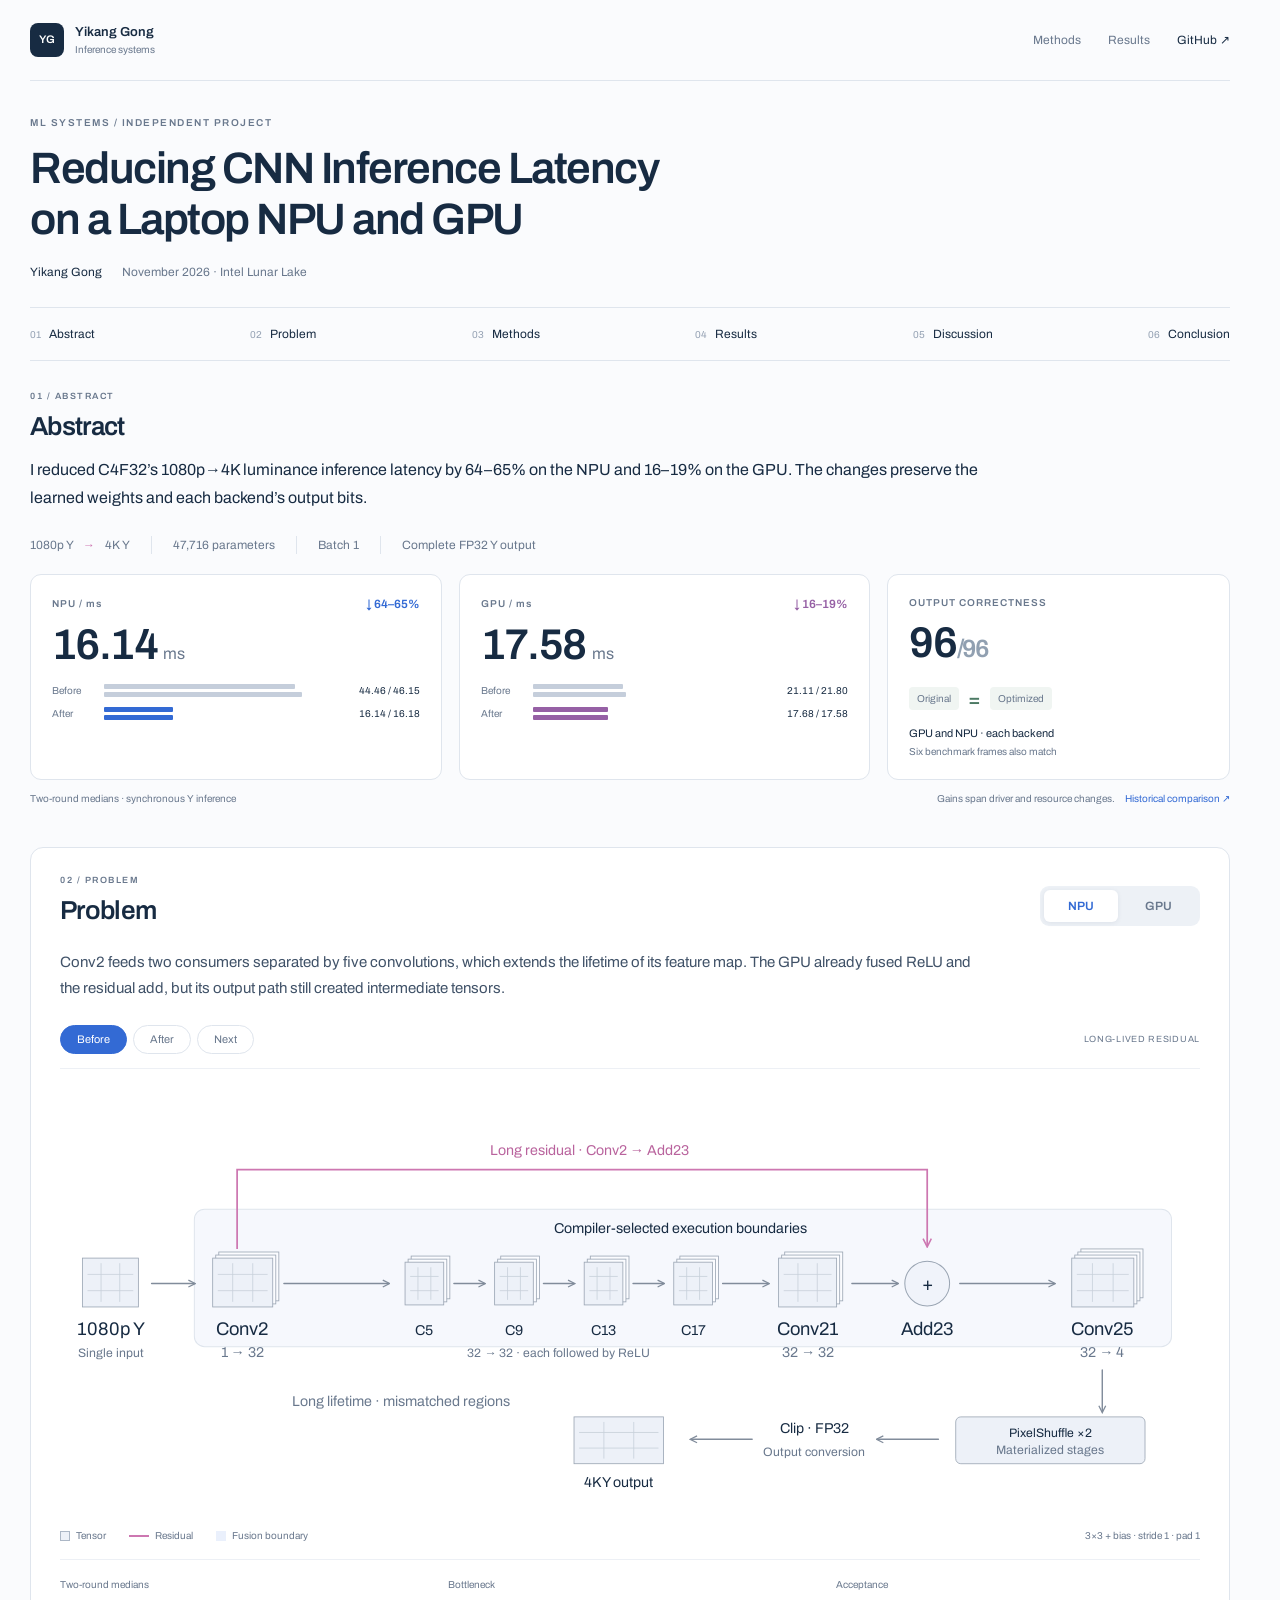
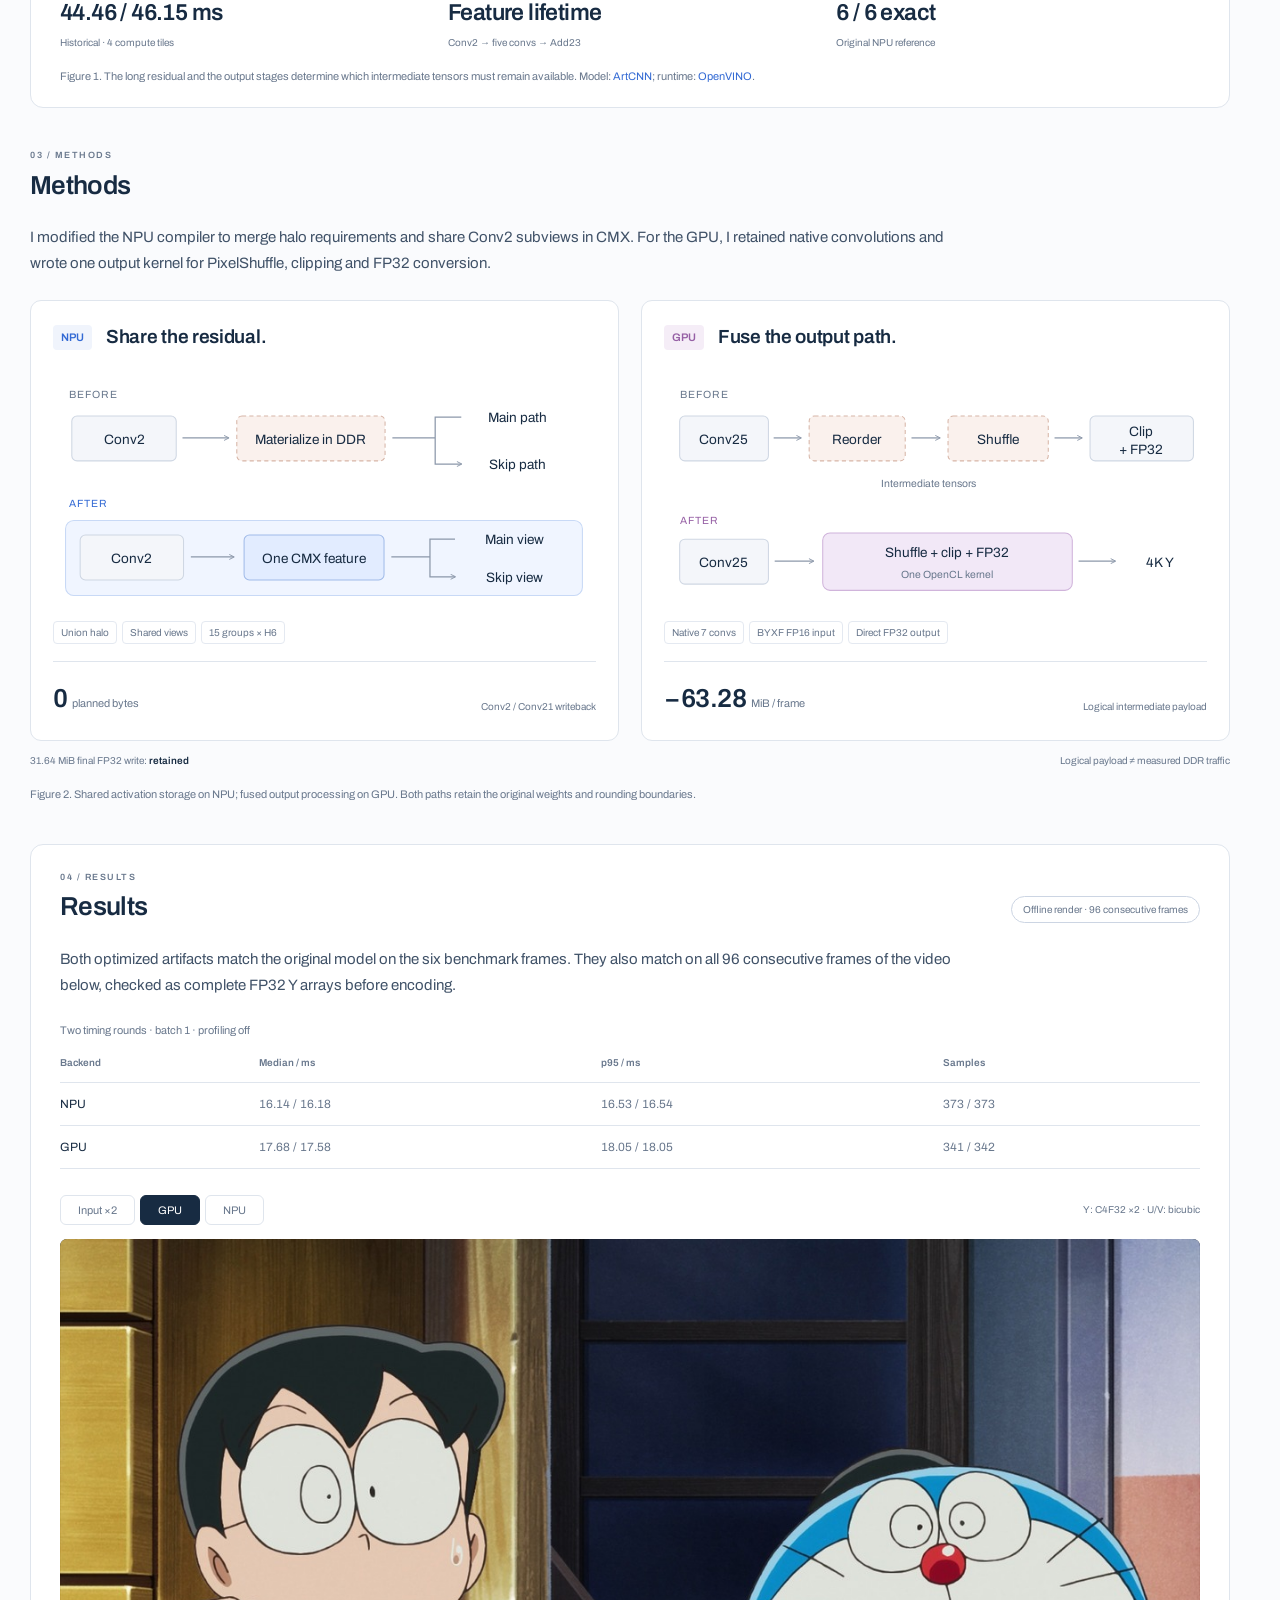
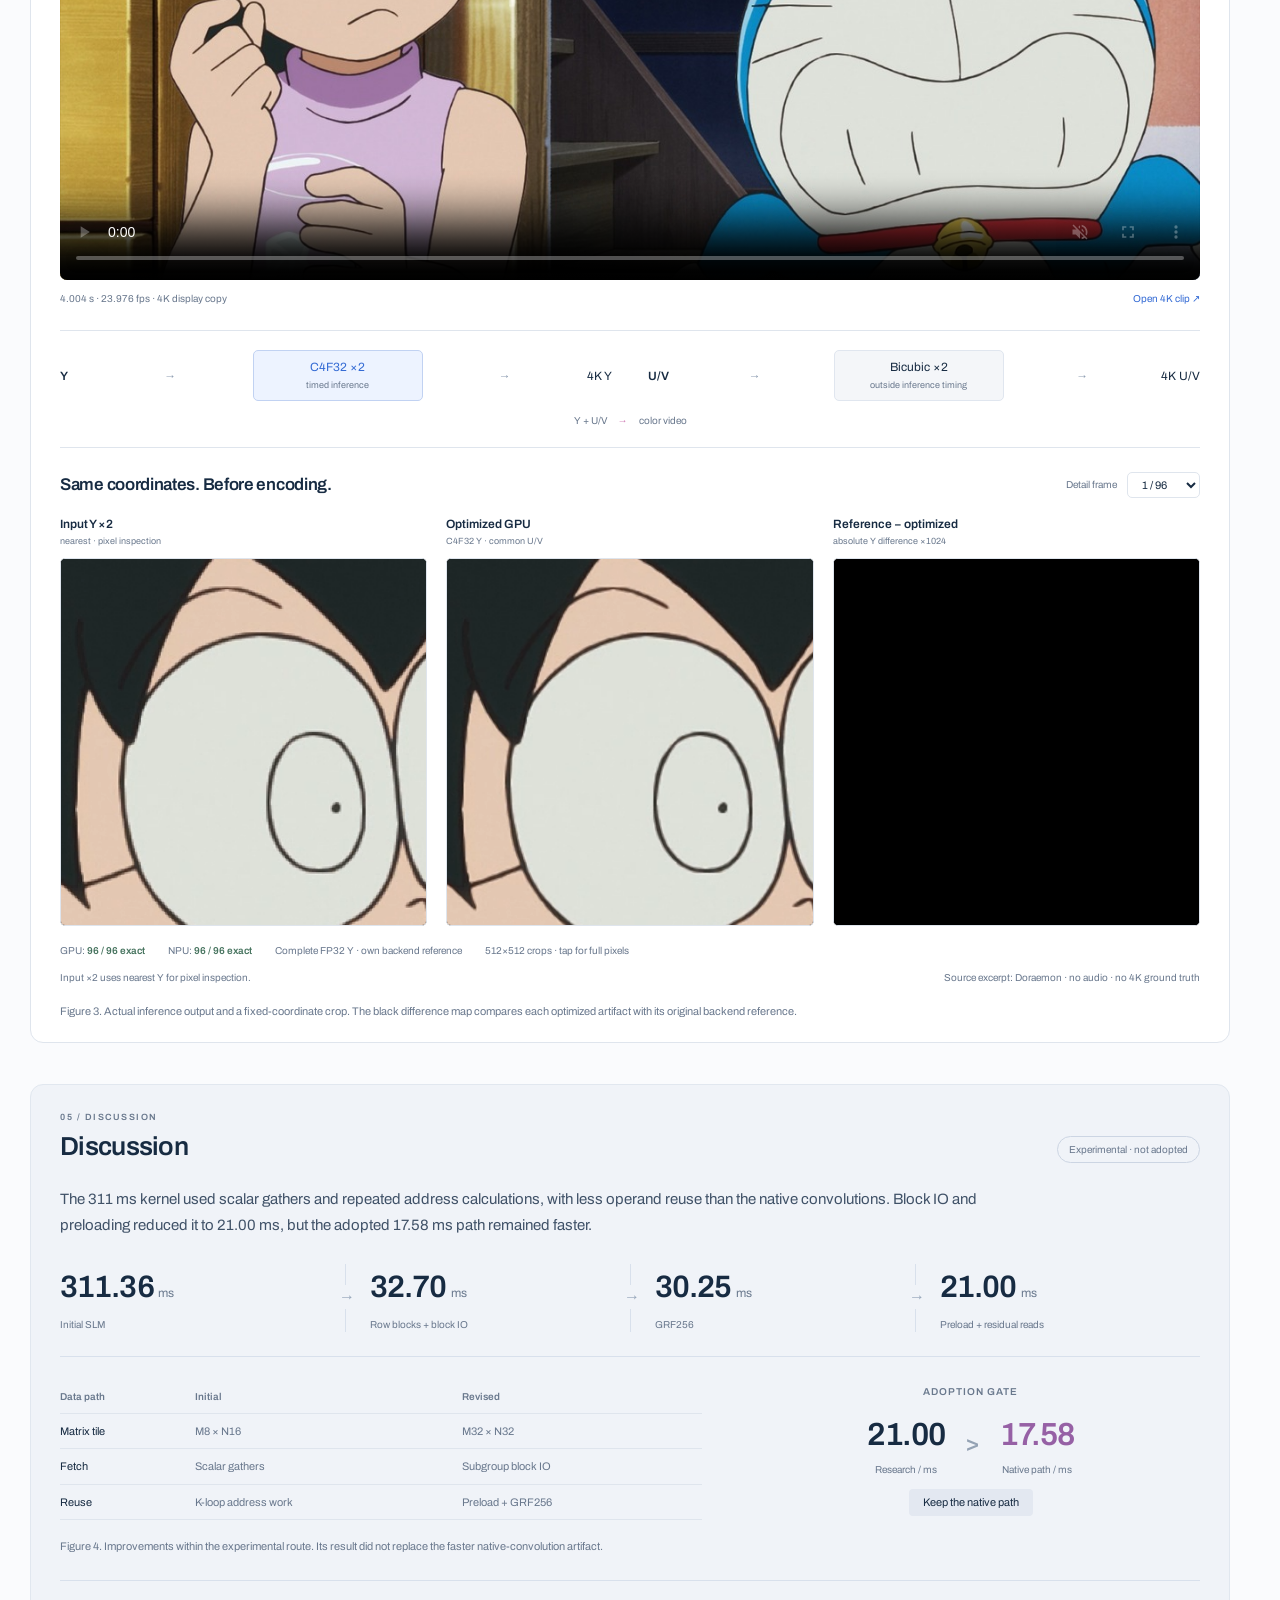
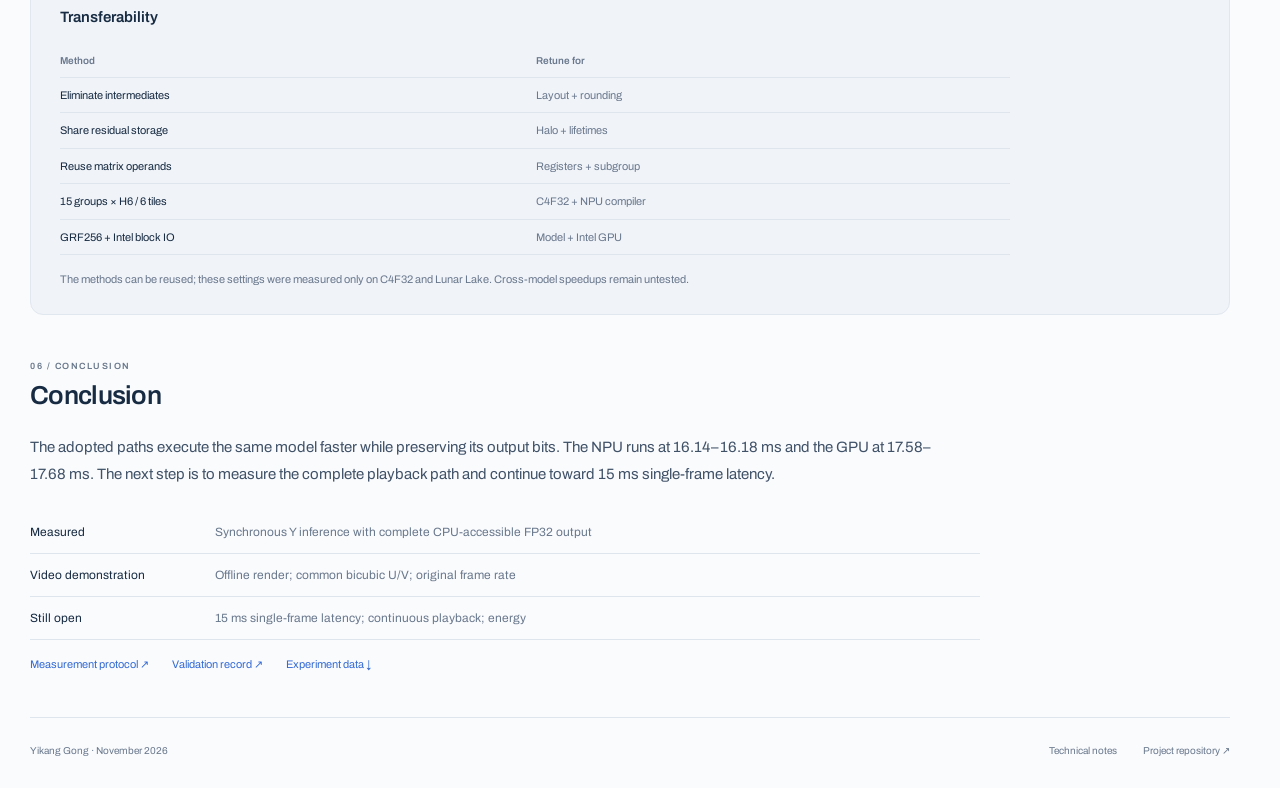
<file: index.html>
<!doctype html>
<!-- @file Six-section English engineering case study of C4F32 NPU/GPU optimization with architecture, measurements and real video output. -->
<!-- @see docs/code-index.xml -->
<html lang="en">
<head>
  <meta charset="utf-8">
  <meta name="viewport" content="width=device-width, initial-scale=1">
  <meta name="description" content="Yikang Gong reduced C4F32 luminance inference latency by 64–65% on Intel NPU and 16–19% on GPU through compiler scheduling and output-kernel fusion.">
  <meta name="theme-color" content="#fafbfd">
  <meta property="og:type" content="article">
  <meta property="og:title" content="CNN Inference Optimization — Yikang Gong">
  <meta property="og:description" content="Compiler scheduling and GPU kernel fusion reduce inference latency while preserving output bits. Includes real 4K video and complete-frame validation.">
  <title>Inference optimization on NPU & GPU · Yikang Gong</title>
  <link rel="icon" type="image/svg+xml" href="./assets/favicon.svg">
  <link rel="preload" href="./assets/fonts/archivo-400.woff2" as="font" type="font/woff2" crossorigin>
  <link rel="stylesheet" href="./styles.css?v=75af6c8a">
  <script type="module" src="./app.js?v=e5819fbc"></script>
</head>
<body>
  <a class="skip-link" href="#main">Skip to case study</a>
  <header class="site-header"><a class="identity" href="https://github.com/ygong2501"><span class="monogram" aria-hidden="true">YG</span><span>Yikang Gong<small>Inference systems</small></span></a><nav aria-label="Page navigation"><a href="#engineering">Methods</a><a href="#video">Results</a><a href="https://github.com/ygong2501/inference-optimization">GitHub ↗</a></nav></header>
  <main id="main">
    <section id="abstract" class="hero paper-hero section-anchor" aria-labelledby="project-title">
      <div class="paper-title"><p class="eyebrow">ML SYSTEMS / INDEPENDENT PROJECT</p><h1 id="project-title">Reducing CNN Inference Latency<br> on a Laptop NPU and GPU</h1><div class="paper-byline">Yikang Gong <span>November 2026 · Intel Lunar Lake</span></div></div>
      <nav class="paper-toc" aria-label="Paper sections"><a href="#abstract"><span>01</span> Abstract</a><a href="#architecture"><span>02</span> Problem</a><a href="#engineering"><span>03</span> Methods</a><a href="#video"><span>04</span> Results</a><a href="#discussion"><span>05</span> Discussion</a><a href="#scope"><span>06</span> Conclusion</a></nav>
      <div class="section-heading"><div><p class="eyebrow">01 / ABSTRACT</p><h2>Abstract</h2></div></div>
      <p class="paper-paragraph abstract-text">I reduced C4F32’s 1080p→4K luminance inference latency by 64–65% on the NPU and 16–19% on the GPU. The changes preserve the learned weights and each backend’s output bits.</p>
      <div class="spec-strip" aria-label="Workload"><span>1080p Y <b>→</b> 4K Y</span><span>47,716 parameters</span><span>Batch 1</span><span>Complete FP32 Y output</span></div>
      <div class="outcomes"><div id="latency-cards" class="latency-cards"></div><article class="validation-card"><span class="card-label">OUTPUT CORRECTNESS</span><strong class="validation-number">96<span>/96</span></strong><div class="equality-mark"><span>Original</span><b>=</b><span>Optimized</span></div><span>GPU and NPU · each backend</span><small>Six benchmark frames also match</small></article></div>
      <div class="result-caption"><span>Two-round medians · synchronous Y inference</span><span>Gains span driver and resource changes. <a href="./evidence/methodology.html">Historical comparison ↗</a></span></div>
    </section>

    <section id="architecture" class="architecture-section section-anchor" aria-labelledby="architecture-title">
      <div class="section-heading"><div><p class="eyebrow">02 / PROBLEM</p><h2 id="architecture-title">Problem</h2></div><div class="hardware-switch" role="tablist" aria-label="Execution backend"><button id="tab-npu" type="button" role="tab" aria-selected="true" aria-controls="execution-panel" data-backend="npu">NPU</button><button id="tab-gpu" type="button" role="tab" aria-selected="false" aria-controls="execution-panel" data-backend="gpu" tabindex="-1">GPU</button></div></div>
      <p class="paper-paragraph">Conv2 feeds two consumers separated by five convolutions, which extends the lifetime of its feature map. The GPU already fused ReLU and the residual add, but its output path still created intermediate tensors.</p>
      <div id="execution-panel" role="tabpanel" aria-labelledby="tab-npu">
        <div class="graph-toolbar"><div class="view-switch" role="group" aria-label="Execution view"><button type="button" aria-pressed="true" data-view="baseline">Before</button><button type="button" aria-pressed="false" data-view="optimized">After</button><button type="button" aria-pressed="false" data-view="remaining">Next</button></div><span id="view-kicker" class="view-kicker" aria-live="polite">LONG-LIVED RESIDUAL</span></div>
        <div class="diagram-scroll" tabindex="0" role="region" aria-label="Network diagram; scroll horizontally on small screens"><svg id="network" viewBox="0 0 1120 430" role="img" aria-labelledby="network-title network-desc"><title id="network-title">C4F32 execution graph</title><desc id="network-desc">Seven convolutions, a long residual, PixelShuffle and complete FP32 output.</desc></svg></div>
        <div class="diagram-key"><span><i class="key-square"></i>Tensor</span><span><i class="key-line"></i>Residual</span><span><i class="key-square fusion-key"></i>Fusion boundary</span><span class="diagram-contract">3×3 + bias · stride 1 · pad 1</span></div>
        <div id="view-facts" class="view-facts" aria-live="polite"></div>
      </div>
      <div class="figure-caption">Figure 1. The long residual and the output stages determine which intermediate tensors must remain available. Model: <a href="https://github.com/Artoriuz/ArtCNN">ArtCNN</a>; runtime: <a href="https://github.com/openvinotoolkit/openvino">OpenVINO</a>.</div>
    </section>

    <section id="engineering" class="section-anchor" aria-labelledby="engineering-title">
      <div class="section-heading"><div><p class="eyebrow">03 / METHODS</p><h2 id="engineering-title">Methods</h2></div></div>
      <p class="paper-paragraph">I modified the NPU compiler to merge halo requirements and share Conv2 subviews in CMX. For the GPU, I retained native convolutions and wrote one output kernel for PixelShuffle, clipping and FP32 conversion.</p>
      <div class="comparison-grid">
        <article class="change-card npu-card"><div class="change-heading"><span class="backend-label npu-text">NPU</span><h3>Share the residual.</h3></div>
          <svg viewBox="0 0 520 228" role="img" aria-labelledby="npu-change-title"><title id="npu-change-title">Before: a materialized residual. After: one CMX feature shared by main and skip views.</title><defs><marker id="npu-tip" viewBox="0 0 10 10" refX="8" refY="5" markerWidth="5" markerHeight="5" orient="auto"><path d="M1 1L9 5L1 9" fill="none" stroke="#8c98aa" stroke-width="1.5"/></marker></defs>
            <text x="15" y="28" class="lane-label">BEFORE</text><rect x="18" y="45" width="100" height="43" rx="5" class="step"/><text x="68" y="72">Conv2</text><path d="M124 66H168" class="connector" marker-end="url(#npu-tip)"/><rect x="176" y="45" width="142" height="43" rx="5" class="waste-step"/><text x="247" y="72">Materialize in DDR</text><path d="M325 66H366V46H391M366 66V91H391" class="connector" marker-end="url(#npu-tip)"/><text x="445" y="51">Main path</text><text x="445" y="96">Skip path</text>
            <text x="15" y="132" class="lane-label npu-fill">AFTER</text><rect x="12" y="145" width="495" height="72" rx="8" class="cmx-region"/><rect x="26" y="159" width="99" height="43" rx="5" class="step"/><text x="75" y="186">Conv2</text><path d="M132 180H173" class="connector" marker-end="url(#npu-tip)"/><rect x="183" y="159" width="134" height="43" rx="5" class="shared-step"/><text x="250" y="186">One CMX feature</text><path d="M324 180H361V163H385M361 180V199H385" class="connector" marker-end="url(#npu-tip)"/><text x="442" y="168">Main view</text><text x="442" y="204">Skip view</text>
          </svg>
          <div class="change-tags"><span>Union halo</span><span>Shared views</span><span>15 groups × H6</span></div>
          <div class="change-result"><strong>0 <small>planned bytes</small></strong><span>Conv2 / Conv21 writeback</span></div>
        </article>
        <article class="change-card gpu-card"><div class="change-heading"><span class="backend-label gpu-text">GPU</span><h3>Fuse the output path.</h3></div>
          <svg viewBox="0 0 520 228" role="img" aria-labelledby="gpu-change-title"><title id="gpu-change-title">Before: separate reorder, PixelShuffle and conversion stages. After: one output kernel following the native convolutions.</title><defs><marker id="gpu-tip" viewBox="0 0 10 10" refX="8" refY="5" markerWidth="5" markerHeight="5" orient="auto"><path d="M1 1L9 5L1 9" fill="none" stroke="#8c98aa" stroke-width="1.5"/></marker></defs>
            <text x="15" y="28" class="lane-label">BEFORE</text><rect x="15" y="45" width="85" height="43" rx="5" class="step"/><text x="57" y="72">Conv25</text><path d="M105 66H131" class="connector" marker-end="url(#gpu-tip)"/><rect x="139" y="45" width="92" height="43" rx="5" class="waste-step"/><text x="185" y="72">Reorder</text><path d="M237 66H264" class="connector" marker-end="url(#gpu-tip)"/><rect x="272" y="45" width="96" height="43" rx="5" class="waste-step"/><text x="320" y="72">Shuffle</text><path d="M374 66H400" class="connector" marker-end="url(#gpu-tip)"/><rect x="408" y="45" width="99" height="43" rx="5" class="step"/><text x="457" y="64">Clip</text><text x="457" y="81">+ FP32</text><text x="253" y="113" class="small-svg">Intermediate tensors</text>
            <text x="15" y="148" class="lane-label gpu-fill">AFTER</text><rect x="15" y="163" width="85" height="43" rx="5" class="step"/><text x="57" y="190">Conv25</text><path d="M106 184H143" class="connector" marker-end="url(#gpu-tip)"/><rect x="152" y="157" width="239" height="55" rx="7" class="fused-step"/><text x="271" y="180">Shuffle + clip + FP32</text><text x="271" y="200" class="small-svg">One OpenCL kernel</text><path d="M397 184H432" class="connector" marker-end="url(#gpu-tip)"/><text x="475" y="190">4K Y</text>
          </svg>
          <div class="change-tags"><span>Native 7 convs</span><span>BYXF FP16 input</span><span>Direct FP32 output</span></div>
          <div class="change-result"><strong>−63.28 <small>MiB / frame</small></strong><span>Logical intermediate payload</span></div>
        </article>
      </div>
      <div class="constraint-strip"><span>31.64 MiB final FP32 write: <b>retained</b></span><span>Logical payload ≠ measured DDR traffic</span></div>
      <div class="figure-caption">Figure 2. Shared activation storage on NPU; fused output processing on GPU. Both paths retain the original weights and rounding boundaries.</div>
    </section>

    <section id="video" class="media-section section-anchor" aria-labelledby="video-title">
      <div class="section-heading"><div><p class="eyebrow">04 / RESULTS</p><h2 id="video-title">Results</h2></div><span class="research-label">Offline render · 96 consecutive frames</span></div>
      <p class="paper-paragraph">Both optimized artifacts match the original model on the six benchmark frames. They also match on all 96 consecutive frames of the video below, checked as complete FP32 Y arrays before encoding.</p>
      <div class="result-table-wrap"><table class="compact-table results-table"><caption>Two timing rounds · batch 1 · profiling off</caption><thead><tr><th>Backend</th><th>Median / ms</th><th>p95 / ms</th><th>Samples</th></tr></thead><tbody id="timing-rows"></tbody></table></div>
      <div class="media-toolbar"><div class="video-switch" role="group" aria-label="Video result"><button type="button" data-video="source" aria-pressed="false">Input ×2</button><button type="button" data-video="gpu" aria-pressed="true">GPU</button><button type="button" data-video="npu" aria-pressed="false">NPU</button></div><span id="video-plane-label">Y: C4F32 ×2 · U/V: bicubic</span></div>
      <video id="demo-video" controls playsinline muted preload="metadata" poster="./assets/video/gpu-poster.jpg" src="./assets/video/gpu.mp4" aria-label="Actual 4K output from the optimized GPU inference executable"></video>
      <div class="media-caption"><span id="video-status" role="status">4.004 s · 23.976 fps · 4K display copy</span><a id="video-download" href="./assets/video/gpu.mp4" target="_blank" rel="noopener">Open 4K clip ↗</a></div>
      <div class="plane-flow" aria-label="Processing scope"><div><span class="plane-name">Y</span><span class="flow-arrow">→</span><strong class="timed-stage">C4F32 ×2<small>timed inference</small></strong><span class="flow-arrow">→</span><span>4K Y</span></div><div><span class="plane-name">U/V</span><span class="flow-arrow">→</span><strong class="chroma-stage">Bicubic ×2<small>outside inference timing</small></strong><span class="flow-arrow">→</span><span>4K U/V</span></div><span class="merge-output">Y + U/V <b>→</b> color video</span></div>
      <div class="detail-heading"><h3>Same coordinates. Before encoding.</h3><label>Detail frame <select id="detail-frame" aria-label="Detail frame"><option value="0">1 / 96</option><option value="48">49 / 96</option><option value="95">96 / 96</option></select></label></div>
      <div class="detail-grid"><figure><figcaption>Input Y ×2 <small>nearest · pixel inspection</small></figcaption><a id="detail-source-link" href="./assets/video/f000-source.webp" target="_blank" rel="noopener"><img id="detail-source" src="./assets/video/f000-source.webp" alt="512 by 512 crop of the input, with nearest-neighbor luminance enlargement" loading="lazy" width="512" height="512"></a></figure><figure><figcaption id="detail-output-label">Optimized GPU <small>C4F32 Y · common U/V</small></figcaption><a id="detail-output-link" href="./assets/video/f000-gpu.webp" target="_blank" rel="noopener"><img id="detail-output" src="./assets/video/f000-gpu.webp" alt="Actual optimized GPU inference output at the same crop coordinates" loading="lazy" width="512" height="512"></a></figure><figure><figcaption>Reference − optimized <small>absolute Y difference ×1024</small></figcaption><a id="detail-difference-link" href="./assets/video/f000-gpu-difference.png" target="_blank" rel="noopener"><img id="detail-difference" src="./assets/video/f000-gpu-difference.png" alt="Black difference map: no differing FP32 luminance elements" loading="lazy" width="512" height="512"></a></figure></div>
      <div class="media-checks"><span>GPU: <b>96 / 96 exact</b></span><span>NPU: <b>96 / 96 exact</b></span><span>Complete FP32 Y · own backend reference</span><span>512×512 crops · tap for full pixels</span></div>
      <div class="constraint-strip"><span>Input ×2 uses nearest Y for pixel inspection.</span><span>Source excerpt: Doraemon · no audio · no 4K ground truth</span></div>
      <div class="figure-caption">Figure 3. Actual inference output and a fixed-coordinate crop. The black difference map compares each optimized artifact with its original backend reference.</div>
    </section>

    <section id="discussion" class="research-section section-anchor" aria-labelledby="research-title">
      <div class="section-heading"><div><p class="eyebrow">05 / DISCUSSION</p><h2 id="research-title">Discussion</h2></div><span class="research-label">Experimental · not adopted</span></div>
      <p class="paper-paragraph">The 311 ms kernel used scalar gathers and repeated address calculations, with less operand reuse than the native convolutions. Block IO and preloading reduced it to 21.00 ms, but the adopted 17.58 ms path remained faster.</p>
      <div id="research-milestones" class="research-milestones"></div>
      <div class="research-bottom"><table class="compact-table"><caption class="sr-only">GPU research data-path changes</caption><thead><tr><th>Data path</th><th>Initial</th><th>Revised</th></tr></thead><tbody><tr><th>Matrix tile</th><td>M8 × N16</td><td>M32 × N32</td></tr><tr><th>Fetch</th><td>Scalar gathers</td><td>Subgroup block IO</td></tr><tr><th>Reuse</th><td>K-loop address work</td><td>Preload + GRF256</td></tr></tbody></table><div class="decision-diagram"><span class="card-label">ADOPTION GATE</span><div><span><strong>21.00</strong><small>Research / ms</small></span><b> &gt; </b><span class="gpu-text"><strong>17.58</strong><small>Native path / ms</small></span></div><span class="decision-tag">Keep the native path</span></div></div>
      <div class="figure-caption">Figure 4. Improvements within the experimental route. Its result did not replace the faster native-convolution artifact.</div>
      <div class="transfer-discussion"><table class="compact-table transfer-table"><caption>Transferability</caption><thead><tr><th>Method</th><th>Retune for</th></tr></thead><tbody><tr><th>Eliminate intermediates</th><td>Layout + rounding</td></tr><tr><th>Share residual storage</th><td>Halo + lifetimes</td></tr><tr><th>Reuse matrix operands</th><td>Registers + subgroup</td></tr><tr><th>15 groups × H6 / 6 tiles</th><td>C4F32 + NPU compiler</td></tr><tr><th>GRF256 + Intel block IO</th><td>Model + Intel GPU</td></tr></tbody></table><div class="scope-note">The methods can be reused; these settings were measured only on C4F32 and Lunar Lake. Cross-model speedups remain untested.</div></div>
    </section>

    <section id="scope" class="conclusion-section section-anchor" aria-labelledby="scope-title">
      <div class="section-heading"><div><p class="eyebrow">06 / CONCLUSION</p><h2 id="scope-title">Conclusion</h2></div></div>
      <p class="paper-paragraph">The adopted paths execute the same model faster while preserving its output bits. The NPU runs at 16.14–16.18 ms and the GPU at 17.58–17.68 ms. The next step is to measure the complete playback path and continue toward 15 ms single-frame latency.</p>
      <table class="compact-table conclusion-table"><tbody><tr><th>Measured</th><td>Synchronous Y inference with complete CPU-accessible FP32 output</td></tr><tr><th>Video demonstration</th><td>Offline render; common bicubic U/V; original frame rate</td></tr><tr><th>Still open</th><td>15 ms single-frame latency; continuous playback; energy</td></tr></tbody></table>
      <div class="evidence-links"><a href="./evidence/methodology.html">Measurement protocol ↗</a><a href="./evidence/validation.html">Validation record ↗</a><a href="./evidence/results.json" download>Experiment data ↓</a></div>
    </section>
  </main>
  <footer class="site-footer"><span>Yikang Gong · November 2026</span><span><a href="./evidence/methodology.html">Technical notes</a><a href="https://github.com/ygong2501/inference-optimization">Project repository ↗</a></span></footer>
  <noscript><div class="noscript-note">NPU: 16.14 / 16.18 ms. GPU: 17.68 / 17.58 ms. JavaScript enables charts, graph controls and video switching.</div></noscript>
</body>
</html>
</file>
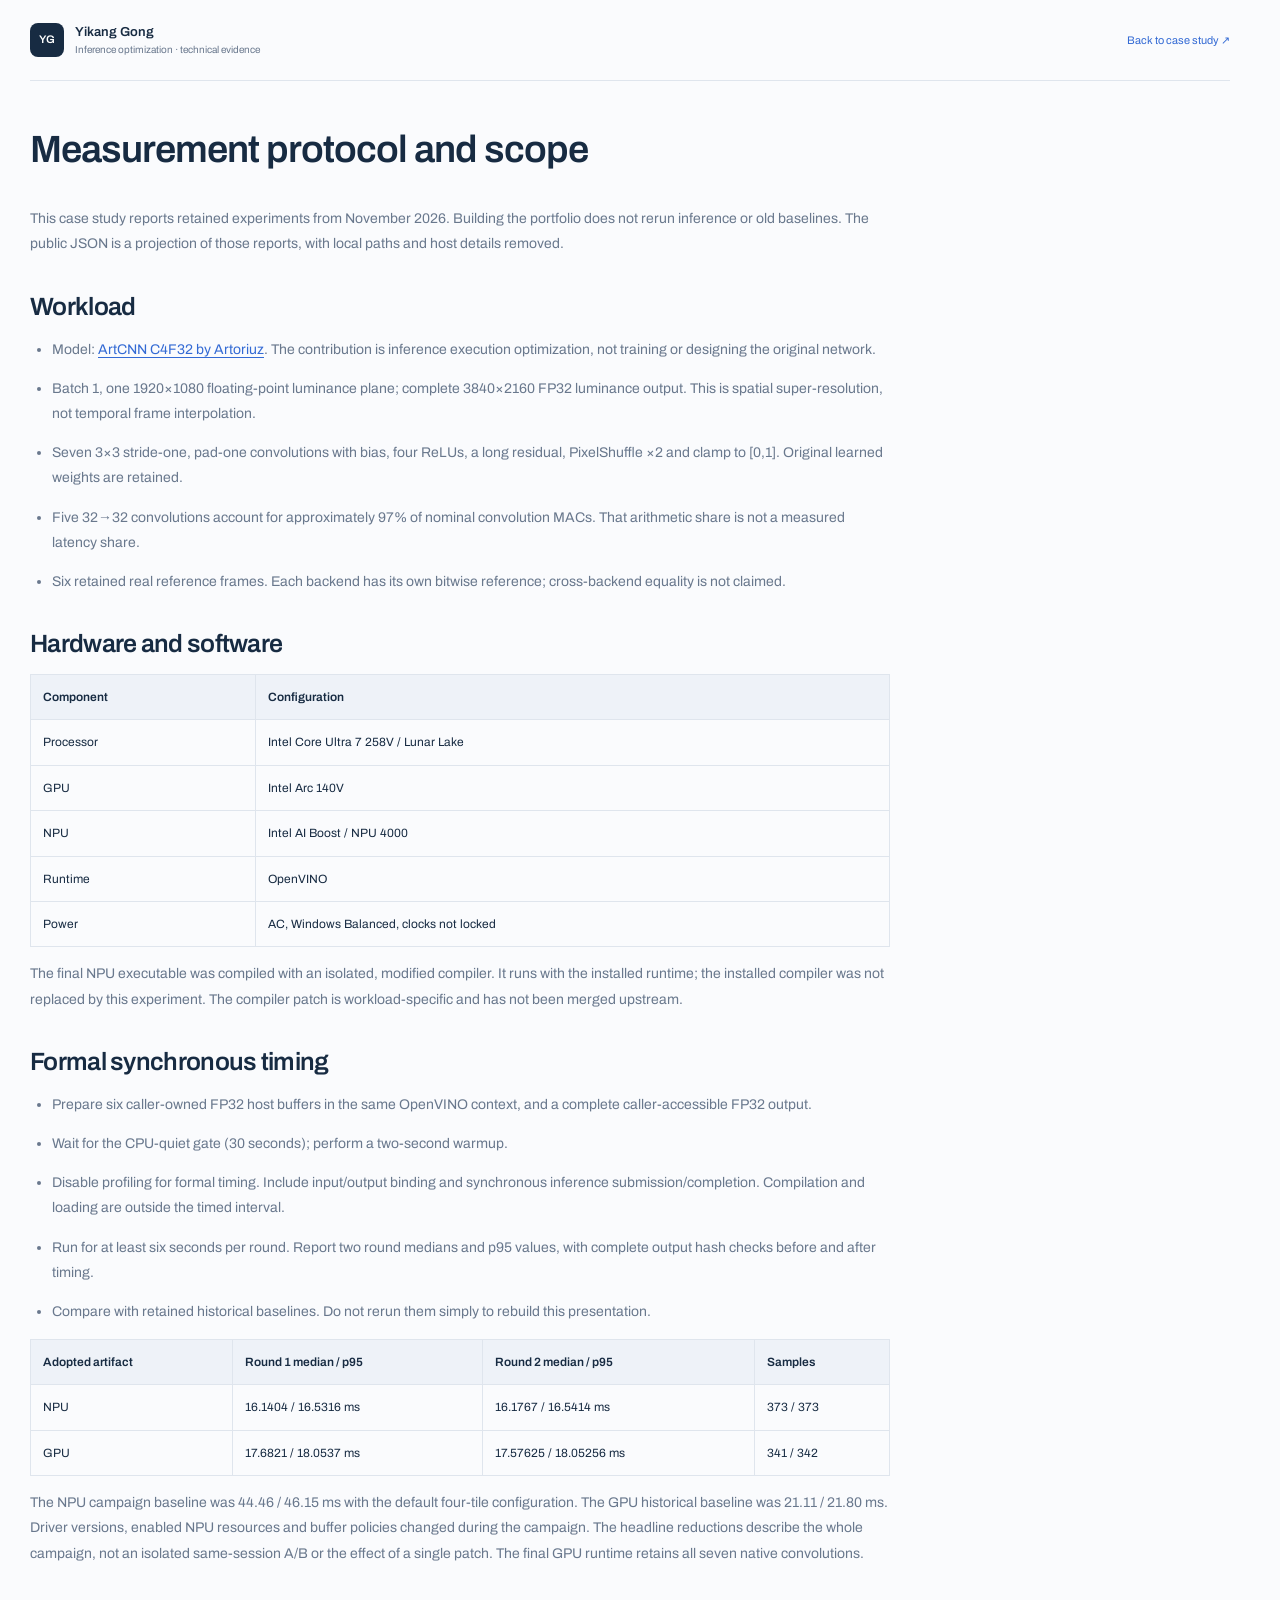
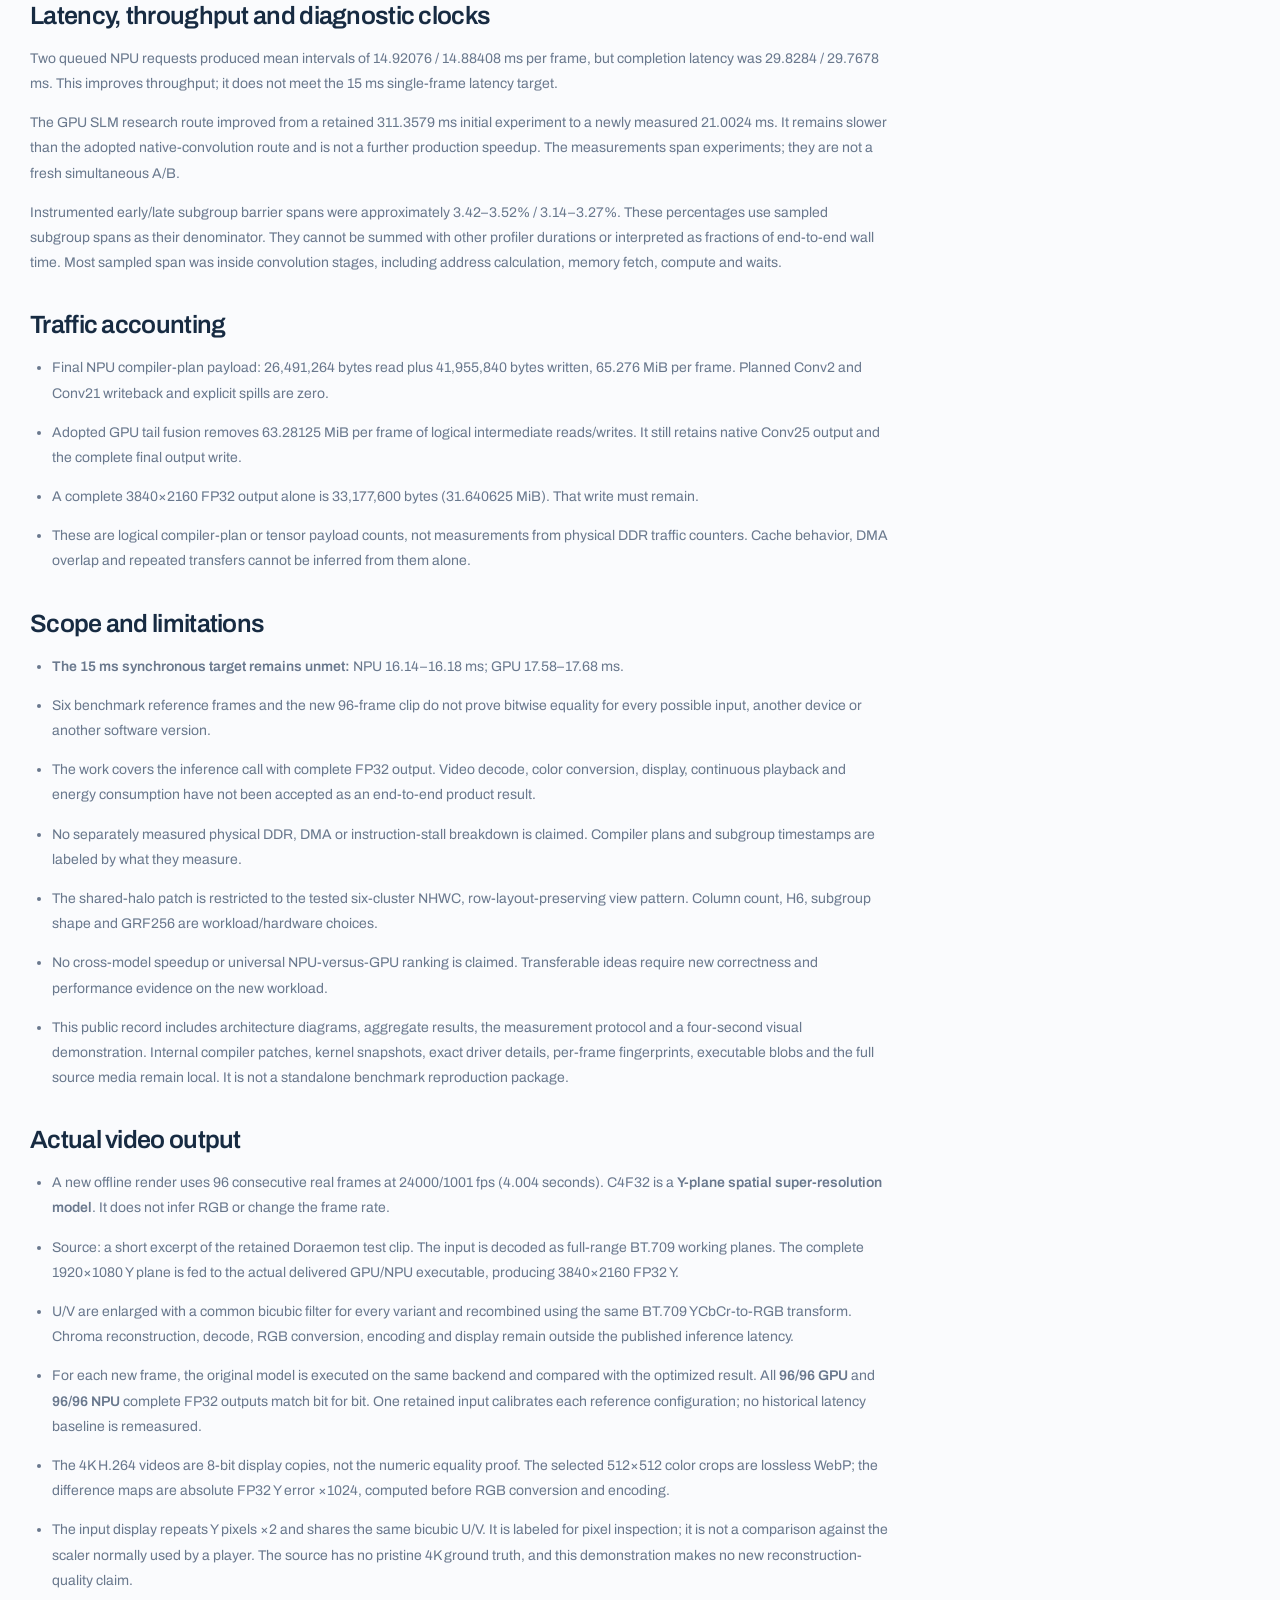
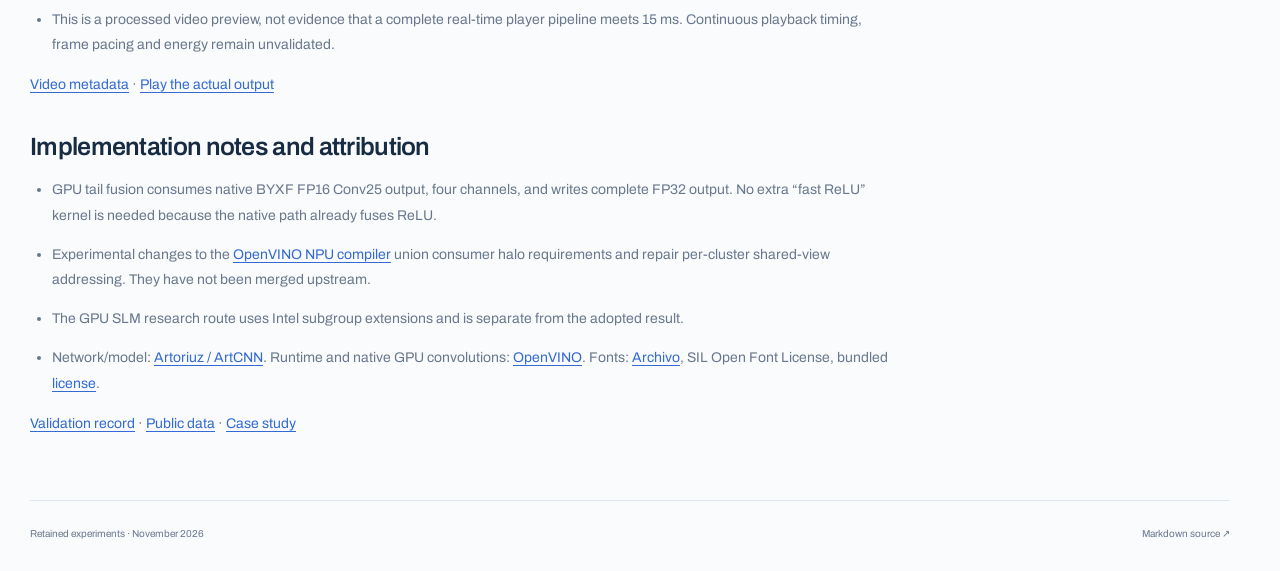
<file: evidence/methodology.html>
<!doctype html>
<!-- @file Generated readable evidence notes; template: tools/export-evidence.py. -->
<!-- @see docs/code-index.xml -->
<html lang="en"><head><meta charset="utf-8"><meta name="viewport" content="width=device-width,initial-scale=1"><title>Measurement protocol and scope · Yikang Gong</title><link rel="icon" href="../assets/favicon.svg"><link rel="stylesheet" href="../styles.css"></head><body class="notes-body"><header class="site-header"><a class="identity" href="../index.html"><span class="monogram">YG</span><span>Yikang Gong<span class="identity-detail">Inference optimization · technical evidence</span></span></a><a class="text-link" href="../index.html#scope">Back to case study ↗</a></header><main class="technical-document"><h1 id="measurement-protocol-and-scope">Measurement protocol and scope</h1><p>This case study reports retained experiments from November 2026. Building the portfolio does not rerun inference or old baselines. The public JSON is a projection of those reports, with local paths and host details removed.</p><h2 id="workload">Workload</h2><ul><li>Model: <a href="https://github.com/Artoriuz/ArtCNN">ArtCNN C4F32 by Artoriuz</a>. The contribution is inference execution optimization, not training or designing the original network.</li><li>Batch 1, one 1920×1080 floating-point luminance plane; complete 3840×2160 FP32 luminance output. This is spatial super-resolution, not temporal frame interpolation.</li><li>Seven 3×3 stride-one, pad-one convolutions with bias, four ReLUs, a long residual, PixelShuffle ×2 and clamp to [0,1]. Original learned weights are retained.</li><li>Five 32→32 convolutions account for approximately 97% of nominal convolution MACs. That arithmetic share is not a measured latency share.</li><li>Six retained real reference frames. Each backend has its own bitwise reference; cross-backend equality is not claimed.</li></ul><h2 id="hardware-and-software">Hardware and software</h2><div class="notes-table"><table><thead><tr><th>Component</th><th>Configuration</th></tr></thead><tbody><tr><td>Processor</td><td>Intel Core Ultra 7 258V / Lunar Lake</td></tr><tr><td>GPU</td><td>Intel Arc 140V</td></tr><tr><td>NPU</td><td>Intel AI Boost / NPU 4000</td></tr><tr><td>Runtime</td><td>OpenVINO</td></tr><tr><td>Power</td><td>AC, Windows Balanced, clocks not locked</td></tr></tbody></table></div><p>The final NPU executable was compiled with an isolated, modified compiler. It runs with the installed runtime; the installed compiler was not replaced by this experiment. The compiler patch is workload-specific and has not been merged upstream.</p><h2 id="formal-synchronous-timing">Formal synchronous timing</h2><ul><li>Prepare six caller-owned FP32 host buffers in the same OpenVINO context, and a complete caller-accessible FP32 output.</li><li>Wait for the CPU-quiet gate (30 seconds); perform a two-second warmup.</li><li>Disable profiling for formal timing. Include input/output binding and synchronous inference submission/completion. Compilation and loading are outside the timed interval.</li><li>Run for at least six seconds per round. Report two round medians and p95 values, with complete output hash checks before and after timing.</li><li>Compare with retained historical baselines. Do not rerun them simply to rebuild this presentation.</li></ul><div class="notes-table"><table><thead><tr><th>Adopted artifact</th><th>Round 1 median / p95</th><th>Round 2 median / p95</th><th>Samples</th></tr></thead><tbody><tr><td>NPU</td><td>16.1404 / 16.5316 ms</td><td>16.1767 / 16.5414 ms</td><td>373 / 373</td></tr><tr><td>GPU</td><td>17.6821 / 18.0537 ms</td><td>17.57625 / 18.05256 ms</td><td>341 / 342</td></tr></tbody></table></div><p>The NPU campaign baseline was 44.46 / 46.15 ms with the default four-tile configuration. The GPU historical baseline was 21.11 / 21.80 ms. Driver versions, enabled NPU resources and buffer policies changed during the campaign. The headline reductions describe the whole campaign, not an isolated same-session A/B or the effect of a single patch. The final GPU runtime retains all seven native convolutions.</p><h2 id="latency-throughput-and-diagnostic-clocks">Latency, throughput and diagnostic clocks</h2><p>Two queued NPU requests produced mean intervals of 14.92076 / 14.88408 ms per frame, but completion latency was 29.8284 / 29.7678 ms. This improves throughput; it does not meet the 15 ms single-frame latency target.</p><p>The GPU SLM research route improved from a retained 311.3579 ms initial experiment to a newly measured 21.0024 ms. It remains slower than the adopted native-convolution route and is not a further production speedup. The measurements span experiments; they are not a fresh simultaneous A/B.</p><p>Instrumented early/late subgroup barrier spans were approximately 3.42–3.52% / 3.14–3.27%. These percentages use sampled subgroup spans as their denominator. They cannot be summed with other profiler durations or interpreted as fractions of end-to-end wall time. Most sampled span was inside convolution stages, including address calculation, memory fetch, compute and waits.</p><h2 id="traffic-accounting">Traffic accounting</h2><ul><li>Final NPU compiler-plan payload: 26,491,264 bytes read plus 41,955,840 bytes written, 65.276 MiB per frame. Planned Conv2 and Conv21 writeback and explicit spills are zero.</li><li>Adopted GPU tail fusion removes 63.28125 MiB per frame of logical intermediate reads/writes. It still retains native Conv25 output and the complete final output write.</li><li>A complete 3840×2160 FP32 output alone is 33,177,600 bytes (31.640625 MiB). That write must remain.</li><li>These are logical compiler-plan or tensor payload counts, not measurements from physical DDR traffic counters. Cache behavior, DMA overlap and repeated transfers cannot be inferred from them alone.</li></ul><h2 id="scope-and-limitations">Scope and limitations</h2><ul><li><strong>The 15 ms synchronous target remains unmet:</strong> NPU 16.14–16.18 ms; GPU 17.58–17.68 ms.</li><li>Six benchmark reference frames and the new 96-frame clip do not prove bitwise equality for every possible input, another device or another software version.</li><li>The work covers the inference call with complete FP32 output. Video decode, color conversion, display, continuous playback and energy consumption have not been accepted as an end-to-end product result.</li><li>No separately measured physical DDR, DMA or instruction-stall breakdown is claimed. Compiler plans and subgroup timestamps are labeled by what they measure.</li><li>The shared-halo patch is restricted to the tested six-cluster NHWC, row-layout-preserving view pattern. Column count, H6, subgroup shape and GRF256 are workload/hardware choices.</li><li>No cross-model speedup or universal NPU-versus-GPU ranking is claimed. Transferable ideas require new correctness and performance evidence on the new workload.</li><li>This public record includes architecture diagrams, aggregate results, the measurement protocol and a four-second visual demonstration. Internal compiler patches, kernel snapshots, exact driver details, per-frame fingerprints, executable blobs and the full source media remain local. It is not a standalone benchmark reproduction package.</li></ul><h2 id="actual-video-output">Actual video output</h2><ul><li>A new offline render uses 96 consecutive real frames at 24000/1001 fps (4.004 seconds). C4F32 is a <strong>Y-plane spatial super-resolution model</strong>. It does not infer RGB or change the frame rate.</li><li>Source: a short excerpt of the retained Doraemon test clip. The input is decoded as full-range BT.709 working planes. The complete 1920×1080 Y plane is fed to the actual delivered GPU/NPU executable, producing 3840×2160 FP32 Y.</li><li>U/V are enlarged with a common bicubic filter for every variant and recombined using the same BT.709 YCbCr-to-RGB transform. Chroma reconstruction, decode, RGB conversion, encoding and display remain outside the published inference latency.</li><li>For each new frame, the original model is executed on the same backend and compared with the optimized result. All <strong>96/96 GPU</strong> and <strong>96/96 NPU</strong> complete FP32 outputs match bit for bit. One retained input calibrates each reference configuration; no historical latency baseline is remeasured.</li><li>The 4K H.264 videos are 8-bit display copies, not the numeric equality proof. The selected 512×512 color crops are lossless WebP; the difference maps are absolute FP32 Y error ×1024, computed before RGB conversion and encoding.</li><li>The input display repeats Y pixels ×2 and shares the same bicubic U/V. It is labeled for pixel inspection; it is not a comparison against the scaler normally used by a player. The source has no pristine 4K ground truth, and this demonstration makes no new reconstruction-quality claim.</li><li>This is a processed video preview, not evidence that a complete real-time player pipeline meets 15 ms. Continuous playback timing, frame pacing and energy remain unvalidated.</li></ul><p><a href="../assets/video/video.json">Video metadata</a> · <a href="../index.html#video">Play the actual output</a></p><h2 id="implementation-notes-and-attribution">Implementation notes and attribution</h2><ul><li>GPU tail fusion consumes native BYXF FP16 Conv25 output, four channels, and writes complete FP32 output. No extra “fast ReLU” kernel is needed because the native path already fuses ReLU.</li><li>Experimental changes to the <a href="https://github.com/openvinotoolkit/npu_compiler">OpenVINO NPU compiler</a> union consumer halo requirements and repair per-cluster shared-view addressing. They have not been merged upstream.</li><li>The GPU SLM research route uses Intel subgroup extensions and is separate from the adopted result.</li><li>Network/model: <a href="https://github.com/Artoriuz/ArtCNN">Artoriuz / ArtCNN</a>. Runtime and native GPU convolutions: <a href="https://github.com/openvinotoolkit/openvino">OpenVINO</a>. Fonts: <a href="https://github.com/Omnibus-Type/Archivo">Archivo</a>, SIL Open Font License, bundled <a href="../assets/fonts/LICENSE.txt">license</a>.</li></ul><p><a href="./validation.html">Validation record</a> · <a href="./results.json">Public data</a> · <a href="../index.html">Case study</a></p></main><footer class="site-footer"><span>Retained experiments · November 2026</span><a href="./methodology.md">Markdown source ↗</a></footer></body></html>
</file>
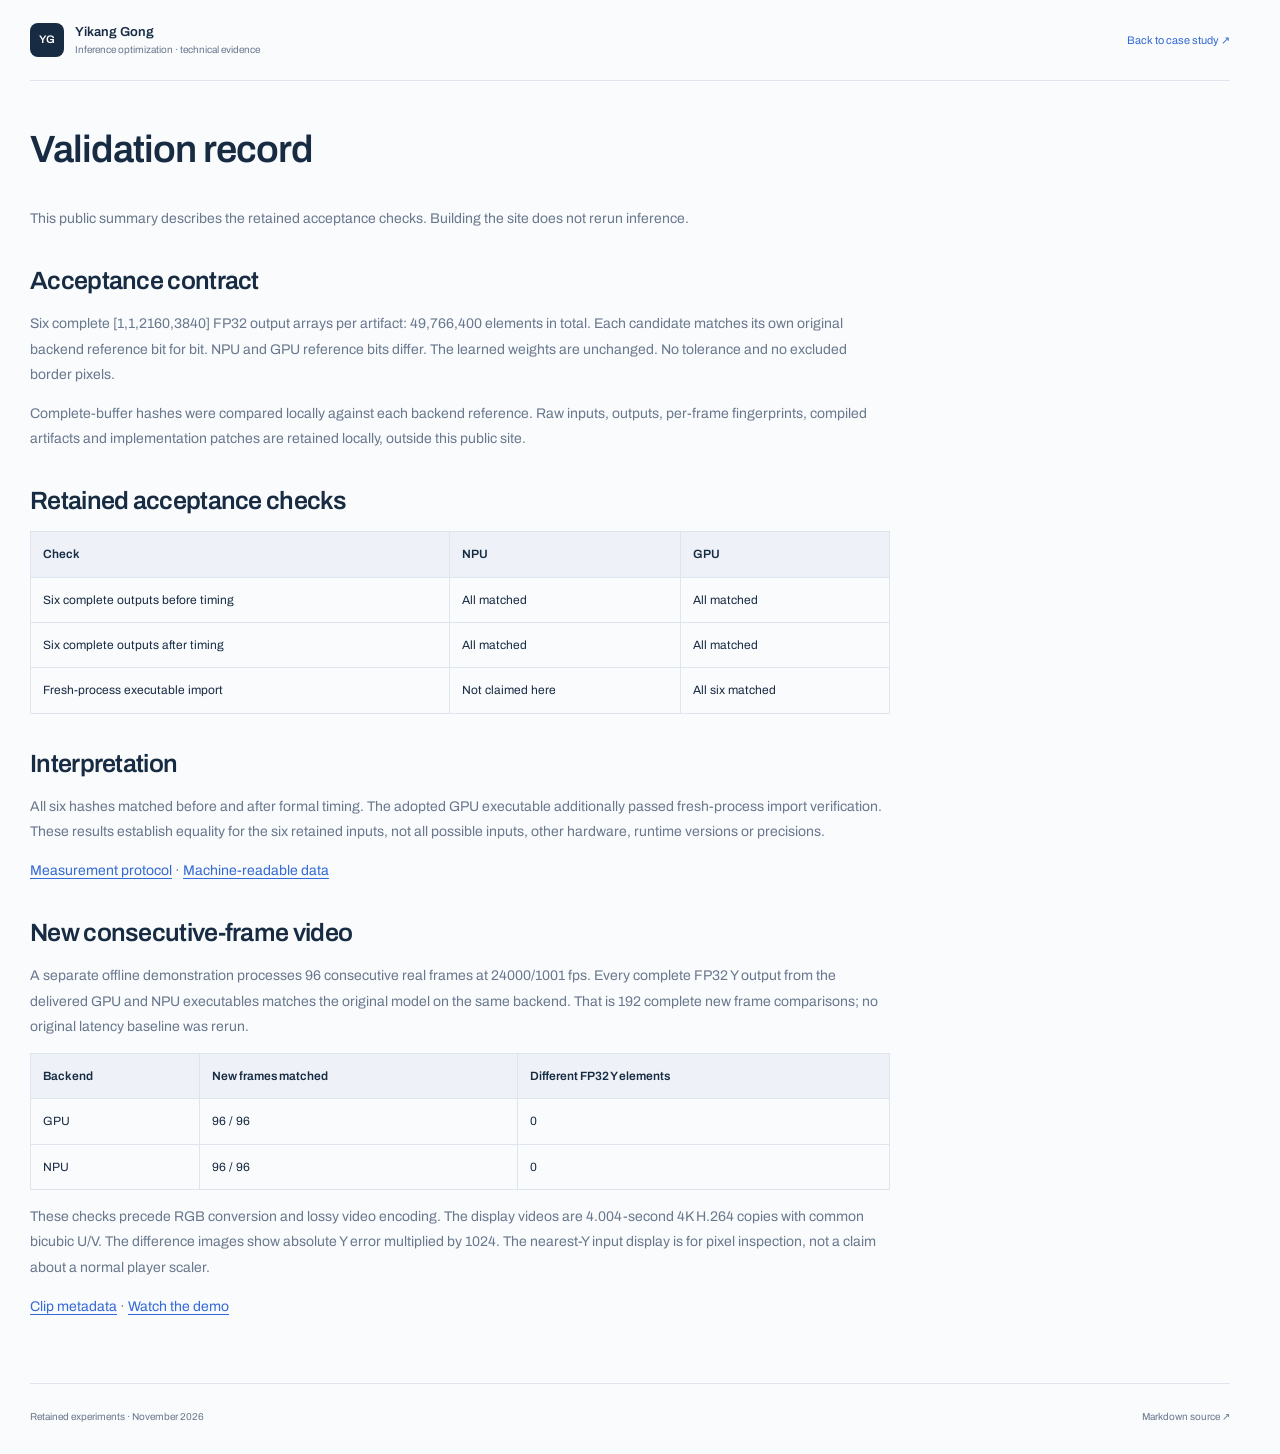
<file: evidence/validation.html>
<!doctype html>
<!-- @file Generated readable evidence notes; template: tools/export-evidence.py. -->
<!-- @see docs/code-index.xml -->
<html lang="en"><head><meta charset="utf-8"><meta name="viewport" content="width=device-width,initial-scale=1"><title>Validation record · Yikang Gong</title><link rel="icon" href="../assets/favicon.svg"><link rel="stylesheet" href="../styles.css"></head><body class="notes-body"><header class="site-header"><a class="identity" href="../index.html"><span class="monogram">YG</span><span>Yikang Gong<span class="identity-detail">Inference optimization · technical evidence</span></span></a><a class="text-link" href="../index.html#scope">Back to case study ↗</a></header><main class="technical-document"><h1 id="validation-record">Validation record</h1><p>This public summary describes the retained acceptance checks. Building the site does not rerun inference.</p><h2 id="acceptance-contract">Acceptance contract</h2><p>Six complete [1,1,2160,3840] FP32 output arrays per artifact: 49,766,400 elements in total. Each candidate matches its own original backend reference bit for bit. NPU and GPU reference bits differ. The learned weights are unchanged. No tolerance and no excluded border pixels.</p><p>Complete-buffer hashes were compared locally against each backend reference. Raw inputs, outputs, per-frame fingerprints, compiled artifacts and implementation patches are retained locally, outside this public site.</p><h2 id="retained-acceptance-checks">Retained acceptance checks</h2><div class="notes-table"><table><thead><tr><th>Check</th><th>NPU</th><th>GPU</th></tr></thead><tbody><tr><td>Six complete outputs before timing</td><td>All matched</td><td>All matched</td></tr><tr><td>Six complete outputs after timing</td><td>All matched</td><td>All matched</td></tr><tr><td>Fresh-process executable import</td><td>Not claimed here</td><td>All six matched</td></tr></tbody></table></div><h2 id="interpretation">Interpretation</h2><p>All six hashes matched before and after formal timing. The adopted GPU executable additionally passed fresh-process import verification. These results establish equality for the six retained inputs, not all possible inputs, other hardware, runtime versions or precisions.</p><p><a href="./methodology.html">Measurement protocol</a> · <a href="./results.json">Machine-readable data</a></p><h2 id="new-consecutive-frame-video">New consecutive-frame video</h2><p>A separate offline demonstration processes 96 consecutive real frames at 24000/1001 fps. Every complete FP32 Y output from the delivered GPU and NPU executables matches the original model on the same backend. That is 192 complete new frame comparisons; no original latency baseline was rerun.</p><div class="notes-table"><table><thead><tr><th>Backend</th><th>New frames matched</th><th>Different FP32 Y elements</th></tr></thead><tbody><tr><td>GPU</td><td>96 / 96</td><td>0</td></tr><tr><td>NPU</td><td>96 / 96</td><td>0</td></tr></tbody></table></div><p>These checks precede RGB conversion and lossy video encoding. The display videos are 4.004-second 4K H.264 copies with common bicubic U/V. The difference images show absolute Y error multiplied by 1024. The nearest-Y input display is for pixel inspection, not a claim about a normal player scaler.</p><p><a href="../assets/video/video.json">Clip metadata</a> · <a href="../index.html#video">Watch the demo</a></p></main><footer class="site-footer"><span>Retained experiments · November 2026</span><a href="./validation.md">Markdown source ↗</a></footer></body></html>
</file>
<file: styles.css>
/* @file Diagram-first portfolio layout, responsive comparison charts and standalone technical-note styles. */
/* @see docs/code-index.xml */
@font-face{font-family:Archivo;src:url('./assets/fonts/archivo-400.woff2') format('woff2');font-weight:400;font-display:swap}
@font-face{font-family:Archivo;src:url('./assets/fonts/archivo-600.woff2') format('woff2');font-weight:600;font-display:swap}
:root{--paper:#fafbfd;--ink:#172b42;--muted:#69788d;--line:#dfe5ed;--npu:#336ad4;--gpu:#9660a5;--residual:#cd77b1;--max:1200px;color-scheme:light}
*{box-sizing:border-box}body{margin:0;background:var(--paper);color:var(--ink);font:400 15px/1.5 Archivo,Segoe UI,Arial,sans-serif}p,h1,h2,h3{margin:0}a{color:inherit;text-decoration:none}a:hover{color:var(--npu)}button{font:inherit;cursor:pointer}strong,b{font-weight:600}a:focus-visible,button:focus-visible,[tabindex]:focus-visible{outline:3px solid #9bbcff;outline-offset:5px}.sr-only{position:absolute;width:1px;height:1px;margin:-1px;padding:0;overflow:hidden;clip:rect(0,0,0,0);white-space:nowrap;border:0}.skip-link{position:fixed;top:-70px;left:20px;background:var(--ink);color:white;padding:10px 16px;z-index:5}.skip-link:focus{top:10px}.site-header,main,.site-footer{max-width:var(--max);margin-inline:auto}.site-header{display:flex;justify-content:space-between;align-items:center;padding:23px 0;border-bottom:1px solid var(--line)}.identity{display:flex;align-items:center;gap:11px;font-size:13px;font-weight:600;line-height:1.4}.identity small,.identity-detail{display:block;color:var(--muted);font-size:10px;font-weight:400;margin-top:2px}.monogram{display:grid;place-items:center;width:34px;height:34px;border-radius:8px;background:var(--ink);color:white;font-size:11px}.site-header nav{display:flex;gap:27px;font-size:12px;color:var(--muted)}.site-header nav a:last-child{color:var(--ink)}.eyebrow{font-size:10px;font-weight:600;letter-spacing:1.5px;color:var(--muted)}.hero{padding:34px 0 0}.hero-heading,.section-heading{display:flex;align-items:flex-end;justify-content:space-between;gap:20px}.hero-heading h1{font-size:42px;font-weight:600;letter-spacing:-1.6px;line-height:1.16;margin-top:10px}.target-badge{padding:7px 12px;border:1px solid #e5d4cb;border-radius:6px;font-size:11px;color:#976853;white-space:nowrap;margin-bottom:5px}.target-badge strong{margin-left:7px}.spec-strip{display:flex;flex-wrap:wrap;gap:9px 21px;margin-top:18px;color:var(--muted);font-size:12px}.spec-strip span+span{border-left:1px solid var(--line);padding-left:21px}.spec-strip b{color:var(--residual);margin:0 7px}.outcomes{display:grid;grid-template-columns:2.45fr 1fr;gap:17px;margin-top:25px}.latency-cards{display:grid;grid-template-columns:1fr 1fr;gap:17px}.latency-card,.validation-card{background:white;border:1px solid var(--line);border-radius:11px;padding:20px 21px}.card-label{display:block;color:var(--muted);font-size:10px;letter-spacing:1px;font-weight:600}.metric-top{display:flex;justify-content:space-between;align-items:center}.delta{font-size:12px;font-weight:600}.npu-text{color:var(--npu)}.gpu-text{color:var(--gpu)}.metric-value{font-size:43px;font-weight:600;letter-spacing:-1.6px;margin:6px 0 12px;line-height:1.2;font-variant-numeric:tabular-nums}.metric-value small{font-size:16px;color:var(--muted);font-weight:400;letter-spacing:0;margin-left:6px}.mini-row{display:grid;grid-template-columns:43px 1fr 92px;align-items:center;gap:9px;margin-top:8px;font-size:10px;color:var(--muted)}.mini-track{height:14px;position:relative}.mini-bar{position:absolute;left:0;height:5px;top:1px;background:#c5cedb;border-radius:1px}.mini-bar+span{top:9px}.mini-bar.after-npu{background:var(--npu)}.mini-bar.after-gpu{background:var(--gpu)}.mini-values{color:var(--ink);font-variant-numeric:tabular-nums;text-align:right;white-space:nowrap}.validation-card{display:flex;flex-direction:column}.validation-number{font-size:43px;line-height:1.2;letter-spacing:-1.3px;margin-top:7px}.validation-number>span{font-size:25px;color:#91a0b1}.frame-checks{display:flex;gap:6px;margin:11px 0}.frame-checks i{font-style:normal;display:grid;place-items:center;background:#eaf3ee;border-radius:3px;width:22px;height:22px;color:#517e68;font-size:12px}.validation-card>span:not(.card-label){font-size:11px}.validation-card>small{font-size:10px;color:var(--muted);margin-top:3px}.result-caption{display:flex;justify-content:space-between;gap:15px;flex-wrap:wrap;font-size:10px;color:var(--muted);margin-top:11px}.result-caption a{margin-left:8px;color:var(--npu)}.section-anchor{scroll-margin-top:24px}section+section{margin-top:41px}.section-heading{margin-bottom:23px}.section-heading .eyebrow{margin-bottom:7px;font-size:9px}h2{font-size:26px;font-weight:600;letter-spacing:-.7px;line-height:1.2}h3{font-size:19px;font-weight:600;letter-spacing:-.3px}.architecture-section{padding:26px 29px 22px;background:white;border:1px solid var(--line);border-radius:13px}.hardware-switch{display:flex;gap:3px;background:#edf1f6;padding:4px;border-radius:9px}.hardware-switch button{border:0;background:transparent;color:var(--muted);font-size:12px;font-weight:600;padding:7px 24px;border-radius:6px}.hardware-switch button[aria-selected=true]{background:white;color:var(--npu);box-shadow:0 1px 5px #20395714}.architecture-section[data-backend=gpu] .hardware-switch button[aria-selected=true]{color:var(--gpu)}.graph-toolbar{display:flex;align-items:center;justify-content:space-between;gap:14px;padding-bottom:14px;border-bottom:1px solid #edf0f5}.view-switch{display:flex;gap:6px}.view-switch button{padding:5px 16px;border-radius:20px;background:white;border:1px solid var(--line);font-size:11px;color:var(--muted)}.view-switch button[aria-pressed=true]{background:var(--npu);border-color:var(--npu);color:white}.architecture-section[data-backend=gpu] .view-switch button[aria-pressed=true]{background:var(--gpu);border-color:var(--gpu)}.view-kicker{font-size:9px;letter-spacing:.7px;color:var(--muted);text-align:right}.diagram-scroll{overflow-x:auto;margin:12px -8px 0;padding:0 8px;scrollbar-width:thin}.diagram-scroll svg{display:block;min-width:850px;width:100%;height:auto;font-family:inherit}.diagram-scroll svg text{fill:var(--ink);font-family:inherit}.diagram-scroll svg .secondary{fill:var(--muted)}.diagram-scroll svg .tiny{font-size:12px}.diagram-scroll svg .caption{font-size:14px}.diagram-scroll svg .layer-label{font-size:18px}.diagram-scroll svg .wire{stroke:#818c9b;stroke-width:1.4;fill:none;stroke-linecap:round;stroke-linejoin:round}.diagram-scroll svg .skip-wire{stroke:var(--residual);stroke-width:1.7;fill:none}.diagram-scroll svg .tensor-back{fill:#fbfcff;stroke:#9aa5b3;stroke-width:.8}.diagram-scroll svg .tensor-front{fill:#edf1f8;stroke:#9aa5b3;stroke-width:.8}.diagram-scroll svg .tensor-grid{stroke:#c8d0db;stroke-width:.8;fill:none}.diagram-scroll svg .fusion-box{fill:#f6f8fd;stroke:#dfe5ed;stroke-width:1}.diagram-scroll svg .focus-box{fill:#eaf0fc;stroke:none}.architecture-section[data-backend=gpu] svg .focus-box{fill:#f3e9f5}.diagram-scroll svg .skip-caption{fill:#b9639d;font-size:14px}.diagram-scroll svg .accent-text{fill:var(--npu)}.architecture-section[data-backend=gpu] svg .accent-text{fill:var(--gpu)}.diagram-scroll svg .node-add{fill:#f0f3fa;stroke:#9aa5b3;stroke-width:1}.diagram-key{display:flex;align-items:center;flex-wrap:wrap;gap:14px 23px;padding:10px 0 16px;border-bottom:1px solid #edf0f5;font-size:10px;color:var(--muted)}.diagram-key>span{display:flex;align-items:center;gap:6px}.diagram-contract{margin-left:auto}.key-square{width:10px;height:10px;background:#edf1f8;border:1px solid #acb7c6}.fusion-key{background:#eaf0fc;border:0}.key-line{width:20px;height:2px;background:var(--residual)}.view-facts{display:grid;grid-template-columns:repeat(3,1fr);gap:24px;padding-top:17px}.fact-label{display:block;color:var(--muted);font-size:10px}.fact-value{display:block;font-size:23px;font-weight:600;letter-spacing:-.6px;font-variant-numeric:tabular-nums;margin:4px 0}.fact-note{display:block;font-size:10px;color:var(--muted)}
.comparison-grid{display:grid;grid-template-columns:1fr 1fr;gap:22px}.change-card{background:white;border:1px solid var(--line);border-radius:11px;padding:22px}.change-heading{display:flex;align-items:center;gap:14px}.backend-label{font-size:11px;font-weight:600;padding:4px 8px;background:#f0f4fc;border-radius:4px}.gpu-card .backend-label{background:#f5edf7}.change-card>svg{width:100%;display:block;margin:17px 0 14px;font-size:13px;font-family:inherit;fill:var(--ink)}.change-card svg text{text-anchor:middle}.change-card svg .lane-label{text-anchor:start;font-size:10px;letter-spacing:1px;fill:var(--muted)}.step{fill:#f4f6fa;stroke:#cfd7e3}.waste-step{fill:#faf1ed;stroke:#d7b6a8;stroke-dasharray:4 3}.shared-step{fill:#e2ecff;stroke:#a2bce9}.cmx-region{fill:#f0f5ff;stroke:#c8d9f6}.fused-step{fill:#f2e8f7;stroke:#d0b4db}.connector{fill:none;stroke:#8c98aa;stroke-width:1.2}.change-card svg .small-svg{font-size:10px;fill:var(--muted)}.change-card svg .npu-fill{fill:var(--npu)}.change-card svg .gpu-fill{fill:var(--gpu)}.change-tags{display:flex;flex-wrap:wrap;gap:5px}.change-tags span{font-size:10px;padding:3px 7px;border:1px solid #e4e9f1;border-radius:4px;color:var(--muted)}.change-result{display:flex;align-items:flex-end;justify-content:space-between;gap:12px;padding-top:17px;margin-top:17px;border-top:1px solid var(--line)}.change-result strong{font-size:26px;letter-spacing:-.5px;font-variant-numeric:tabular-nums}.change-result strong small{font-size:11px;color:var(--muted);font-weight:400;letter-spacing:0}.change-result>span{font-size:10px;color:var(--muted);max-width:140px;text-align:right;margin-bottom:4px}.constraint-strip{display:flex;justify-content:space-between;flex-wrap:wrap;gap:8px 20px;color:var(--muted);font-size:10px;margin-top:12px}.constraint-strip b{color:var(--ink)}
.research-section{padding:26px 29px;background:#f0f3f8;border:1px solid #e1e7ef;border-radius:13px}.research-label{font-size:10px;border:1px solid #ccd5e3;border-radius:20px;padding:5px 11px;color:var(--muted);white-space:nowrap}.research-milestones{display:grid;grid-template-columns:repeat(4,1fr);margin:26px 0 24px}.research-milestones>div{position:relative;padding-right:25px}.research-milestones>div+div{padding-left:24px;border-left:1px solid #d8e0ec}.research-milestones>div+div:before{content:'→';position:absolute;left:-7px;top:21px;color:#98a7bb;background:#f0f3f8;font-size:16px}.milestone-value{display:block;font-size:31px;font-weight:600;letter-spacing:-.9px;font-variant-numeric:tabular-nums}.milestone-value small{font-size:12px;font-weight:400;color:var(--muted);margin-left:4px;letter-spacing:0}.milestone-label{display:block;font-size:10px;color:var(--muted);margin-top:6px}.research-bottom{display:grid;grid-template-columns:1.4fr 1fr;gap:40px;align-items:center;padding-top:23px;border-top:1px solid #d8e0ec}.compact-table{width:100%;border-collapse:collapse;font-size:12px;text-align:left}.compact-table caption{text-align:left;font-weight:600;font-size:15px;padding-bottom:15px}.compact-table th,.compact-table td{padding:12px 10px;border-bottom:1px solid var(--line);font-weight:400;vertical-align:middle}.compact-table th:first-child,.compact-table td:first-child{padding-left:0}.compact-table thead th{font-size:10px;font-weight:600;color:var(--muted);padding-top:0}.compact-table td{color:var(--muted)}.research-section .compact-table{font-size:11px}.research-section .compact-table th,.research-section .compact-table td{padding-top:9px;padding-bottom:9px}.decision-diagram{text-align:center}.decision-diagram>div{display:flex;align-items:center;justify-content:center;gap:20px;margin:12px 0}.decision-diagram>div>span{display:flex;flex-direction:column;gap:3px}.decision-diagram strong{font-size:32px;letter-spacing:-.8px}.decision-diagram small{font-size:10px;color:var(--muted)}.decision-diagram b{font-size:23px;color:#94a2b4}.decision-tag{display:inline-block;background:#e3e8f1;border-radius:4px;padding:5px 14px;font-size:11px}.scope-grid{display:grid;grid-template-columns:1fr 1fr;gap:45px}.scope-grid>div+div{border-left:1px solid var(--line);padding-left:34px}.compact-table .pass{color:#4f7d68;font-size:13px;text-align:right}.compact-table .pending{color:#9ba6b5;text-align:right}.evidence-links{display:flex;gap:23px;margin-top:16px;font-size:11px;color:var(--npu)}.scope-note{font-size:11px;color:var(--muted);margin-top:16px}.site-footer{display:flex;align-items:center;justify-content:space-between;gap:20px;margin-top:45px;padding:25px 0 30px;border-top:1px solid var(--line);font-size:10px;color:var(--muted)}.site-footer>span:last-child{display:flex;gap:26px}.noscript-note{max-width:1200px;margin:0 auto 20px;font-size:12px}
.technical-document{max-width:860px;padding-block:40px}.technical-document h1{font-size:38px;margin:0 0 28px;letter-spacing:-1px}.technical-document h2{margin:35px 0 15px;font-size:25px;scroll-margin-top:20px}.technical-document h3{margin:24px 0 12px;font-size:19px}.technical-document p,.technical-document li{font-size:14px;line-height:1.8;margin-block:14px;color:var(--muted)}.technical-document a{color:var(--npu);text-decoration:underline;text-underline-offset:3px}.technical-document ul{padding-left:22px}.technical-document code{font:12px Consolas,monospace;overflow-wrap:anywhere;color:var(--ink)}.notes-table{overflow-x:auto}.notes-table table{border-collapse:collapse;width:100%;font-size:12px;line-height:1.7}.notes-table th{text-align:left;font-weight:600;background:#eef2f8}.notes-table th,.notes-table td{padding:12px;border:1px solid var(--line);vertical-align:top}.notes-body .site-header>.text-link{font-size:11px;color:var(--npu)}.notes-body .site-footer{margin-top:10px}
@media(max-width:1280px){.site-header,main,.site-footer{margin-inline:30px}}
@media(max-width:950px){.outcomes{grid-template-columns:2.6fr 1fr}.latency-card,.validation-card{padding:17px 15px}.mini-row{grid-template-columns:38px 1fr 86px;gap:5px;font-size:9px}.validation-card>small{font-size:9px}.frame-checks{gap:4px}.frame-checks i{width:18px;height:20px}.hero-heading h1{font-size:36px}.change-card{padding:19px}.change-result{align-items:flex-start;flex-direction:column;gap:1px}.change-result>span{text-align:left;max-width:none}.research-bottom{gap:25px}.decision-diagram>div{gap:12px}.scope-grid{gap:25px}.scope-grid>div+div{padding-left:25px}}
@media(max-width:700px){.site-header,main,.site-footer{margin-inline:20px}.site-header nav{gap:17px;font-size:11px}.site-header nav a:nth-child(2),.site-header nav a:nth-child(3){display:none}.hero{padding-top:27px}.hero-heading{display:block}.hero-heading h1{font-size:34px;max-width:340px;letter-spacing:-1.2px}.target-badge{display:inline-block;margin-top:15px;font-size:10px;padding:5px 9px}.spec-strip{font-size:10px;gap:7px 12px;margin-top:15px}.spec-strip span+span{padding-left:12px}.spec-strip span:last-child{border-left:0;padding-left:0}.outcomes{grid-template-columns:1fr;gap:12px;margin-top:20px}.latency-cards{gap:12px}.latency-card{padding:16px 12px}.metric-value{font-size:36px}.metric-value small{font-size:13px}.delta{font-size:10px}.mini-row{grid-template-columns:1fr 78px;gap:3px;font-size:9px}.mini-row>span:first-child{grid-column:1/-1;font-size:8px}.mini-track{height:14px}.mini-values{font-size:8px}.validation-card{display:grid;grid-template-columns:1fr auto;gap:5px 15px;padding:16px}.validation-number{grid-column:2;grid-row:1/4;font-size:38px;margin:0;align-self:center}.validation-card .card-label{font-size:9px}.validation-card .frame-checks{margin:3px 0;gap:6px;grid-column:1}.validation-card>span:not(.card-label){font-size:10px}.validation-card>small{grid-column:1/-1;font-size:9px}.result-caption{font-size:9px;gap:4px;margin-top:10px}section+section{margin-top:31px}.architecture-section{padding:21px 16px 18px;margin-inline:-6px}.section-heading{margin-bottom:18px;gap:15px}.section-heading .eyebrow{font-size:8px}h2{font-size:23px}.architecture-section .section-heading{align-items:flex-start;flex-direction:column;gap:16px}.hardware-switch button{padding:6px 23px;font-size:11px}.graph-toolbar{align-items:flex-start;flex-direction:column;gap:12px;padding-bottom:12px}.view-switch button{font-size:10px;padding:5px 17px}.view-kicker{font-size:8px;text-align:left}.diagram-scroll svg{min-width:810px}.diagram-key{gap:10px 15px;font-size:9px;padding-bottom:14px}.diagram-contract{display:none}.view-facts{grid-template-columns:1fr 1fr;gap:13px;padding-top:15px}.view-facts>div:last-child{grid-column:1/-1;border-top:1px solid #edf0f5;padding-top:12px}.fact-value{font-size:19px}.fact-label,.fact-note{font-size:9px}.comparison-grid{grid-template-columns:1fr;gap:17px}.change-heading h3{font-size:18px}.change-card{padding:19px 17px}.change-card>svg{margin-block:14px}.change-tags span{font-size:9px}.change-result{flex-direction:row;align-items:flex-end;gap:9px;padding-top:13px;margin-top:14px}.change-result strong{font-size:24px}.change-result strong small{font-size:10px}.change-result>span{font-size:9px;text-align:right;max-width:110px}.constraint-strip{font-size:9px}.research-section{padding:21px 18px;margin-inline:-6px}.research-section .section-heading{flex-direction:column;align-items:flex-start}.research-label{font-size:9px}.research-milestones{grid-template-columns:1fr 1fr;gap:20px 0;margin-top:20px}.research-milestones>div{padding-right:14px}.research-milestones>div+div{padding-left:20px}.research-milestones>div:nth-child(3){border-left:0;padding-left:0}.research-milestones>div:nth-child(3):before{display:none}.milestone-value{font-size:29px}.milestone-label{font-size:9px}.research-bottom{grid-template-columns:1fr;gap:25px;padding-top:17px}.research-section .compact-table{font-size:10px}.decision-diagram{padding-top:18px;border-top:1px solid #d8e0ec}.decision-diagram>div{gap:28px}.scope-grid{grid-template-columns:1fr;gap:30px}.scope-grid>div+div{padding-left:0;border-left:0}.compact-table{font-size:11px}.compact-table th,.compact-table td{padding-block:11px}.evidence-links{font-size:10px}.scope-note{font-size:10px}.site-footer{font-size:9px;gap:15px;flex-wrap:wrap;margin-top:32px;padding-block:21px}.site-footer>span:last-child{gap:20px}.technical-document h1{font-size:31px}.technical-document{padding-top:30px}.notes-body .site-header>.text-link{font-size:10px;max-width:85px;text-align:right}}
@media(max-width:700px){.change-card>svg{font-size:16px}.change-card svg .small-svg{font-size:13px}.change-card svg .lane-label{font-size:12px}.diagram-key .diagram-contract{display:none}}
@media(prefers-reduced-motion:reduce){*{animation:none!important;transition:none!important}}
@media print{body{background:white}.site-header nav,.graph-toolbar,.hardware-switch{display:none}.site-header,main,.site-footer{margin-inline:0;max-width:none}.hero-heading h1{font-size:32px}.architecture-section,.change-card,.research-section{break-inside:avoid}.diagram-scroll{overflow:visible}.diagram-scroll svg{min-width:0}.site-footer{margin-top:25px}}

.media-section{padding:26px 29px 22px;background:white;border:1px solid var(--line);border-radius:13px}.media-toolbar{display:flex;justify-content:space-between;align-items:center;gap:15px;margin-bottom:14px}.video-switch{display:flex;gap:5px}.video-switch button{border:1px solid var(--line);border-radius:6px;background:white;color:var(--muted);font-size:11px;padding:6px 17px}.video-switch button[aria-pressed=true]{background:var(--ink);border-color:var(--ink);color:white}#video-plane-label{font-size:10px;color:var(--muted)}#demo-video{display:block;width:100%;aspect-ratio:16/9;background:#101a28;border-radius:7px}.media-caption{display:flex;justify-content:space-between;gap:15px;font-size:10px;color:var(--muted);margin-top:11px}.media-caption a{color:var(--npu)}.plane-flow{display:grid;grid-template-columns:1fr 1fr;gap:12px 36px;margin-top:24px;padding:19px 0;border-block:1px solid var(--line);font-size:12px}.plane-flow>div{display:flex;align-items:center;justify-content:space-between;gap:13px}.plane-name{width:28px;font-weight:600}.flow-arrow{color:#8a9aaf}.plane-flow strong{padding:7px 18px;border-radius:5px;text-align:center;font-weight:400;min-width:170px}.plane-flow strong small{display:block;font-size:9px;margin-top:3px;color:var(--muted)}.timed-stage{background:#edf3ff;border:1px solid #c1d2f2;color:var(--npu)}.chroma-stage{background:#f4f6f9;border:1px solid #e0e6ef}.merge-output{grid-column:1/-1;justify-self:center;color:var(--muted);font-size:10px}.merge-output b{color:var(--residual);margin-inline:9px}.detail-heading{display:flex;align-items:center;justify-content:space-between;gap:15px;margin:24px 0 17px}.detail-heading h3{font-size:17px}.detail-heading label{display:flex;gap:10px;align-items:center;font-size:10px;color:var(--muted)}.detail-heading select{font:11px Archivo,Arial,sans-serif;border:1px solid var(--line);border-radius:5px;padding:5px 10px;background:white;color:var(--ink)}.detail-grid{display:grid;grid-template-columns:repeat(3,1fr);gap:19px}.detail-grid figure{margin:0;min-width:0}.detail-grid figcaption{font-size:12px;font-weight:600;margin-bottom:10px}.detail-grid figcaption small{display:block;font-size:9px;color:var(--muted);font-weight:400;margin-top:2px}.detail-grid img{display:block;width:100%;height:auto;aspect-ratio:1;object-fit:contain;border-radius:5px;border:1px solid var(--line);background:#050505}.media-checks{display:flex;flex-wrap:wrap;gap:9px 23px;margin-top:17px;font-size:10px;color:var(--muted)}.media-checks b{color:#47745f;font-weight:600}
@media(max-width:900px){.plane-flow{grid-template-columns:1fr;gap:13px}.plane-flow>div{justify-content:center;gap:25px}.plane-flow>div>span:last-child{width:60px}.plane-flow strong{min-width:175px}.merge-output{margin-top:2px}}
@media(max-width:700px){.media-section{padding:21px 16px 18px;margin-inline:-6px}.media-section .section-heading{flex-direction:column;align-items:flex-start;gap:12px}.media-section .research-label{font-size:9px}.media-toolbar{flex-direction:column;align-items:flex-start;gap:10px}.video-switch button{font-size:10px;padding:6px 17px}#video-plane-label{font-size:9px}.media-caption{font-size:9px;gap:10px}.plane-flow{font-size:10px;margin-top:18px;padding-block:16px}.plane-flow>div{gap:10px;justify-content:space-between}.plane-name{width:24px}.plane-flow strong{min-width:139px;padding:7px 10px}.plane-flow strong small{font-size:8px}.plane-flow>div>span:last-child{width:42px}.detail-heading{align-items:flex-start;flex-direction:column;gap:13px;margin-top:20px}.detail-heading h3{font-size:16px}.detail-grid{gap:9px}.detail-grid figcaption{font-size:10px;min-height:39px;line-height:1.35}.detail-grid figcaption small{font-size:8px}.media-checks{font-size:9px;gap:8px 15px}.merge-output{font-size:9px}}

.paper-title h1{font-size:44px;line-height:1.16;letter-spacing:-1.5px;font-weight:600;margin-top:13px;max-width:1000px}.paper-byline{display:flex;gap:20px;font-size:12px;margin-top:18px}.paper-byline span{color:var(--muted)}.paper-toc{display:flex;justify-content:space-between;gap:20px;padding:17px 0;margin:26px 0 29px;border-block:1px solid var(--line);font-size:12px;overflow-x:auto;white-space:nowrap;scrollbar-width:thin}.paper-toc a{display:flex;align-items:center;gap:8px}.paper-toc span{color:#94a1b3;font-size:10px}.paper-paragraph{max-width:930px;font-size:15px;line-height:1.75;color:#405268;margin-bottom:24px}.abstract-text{max-width:960px;font-size:16px;color:var(--ink)}.paper-hero .section-heading{margin-bottom:14px}.paper-hero .spec-strip{margin-top:0}.equality-mark{display:flex;align-items:center;gap:9px;font-size:10px;color:var(--muted);margin:15px 0 11px}.equality-mark b{font-size:20px;color:#4c7a64}.equality-mark span{padding:4px 8px;background:#f0f5f2;border-radius:4px}.figure-caption{font-size:11px;line-height:1.65;color:var(--muted);margin-top:17px;max-width:990px}.figure-caption a{color:var(--npu)}.result-table-wrap{overflow-x:auto;margin:2px 0 26px}.results-table{font-variant-numeric:tabular-nums}.results-table caption{font-size:11px;font-weight:400;color:var(--muted);padding-bottom:16px}.results-table td{white-space:nowrap}.transfer-discussion{padding-top:25px;margin-top:25px;border-top:1px solid #d8e0ec}.transfer-discussion .transfer-table{max-width:950px}.transfer-discussion .transfer-table caption{font-size:15px}.conclusion-section{padding-top:4px}.conclusion-table{max-width:950px}.conclusion-table th{width:175px}.conclusion-section .evidence-links{flex-wrap:wrap}.paper-hero .outcomes{margin-top:20px}
@media(max-width:950px){.paper-title h1{font-size:38px}.paper-toc{gap:21px;font-size:11px}.paper-toc a{gap:6px}.paper-paragraph{font-size:14px}.abstract-text{font-size:15px}}
@media(max-width:700px){.paper-title h1{font-size:32px;letter-spacing:-1px;line-height:1.18}.paper-title h1 br{display:none}.paper-byline{flex-direction:column;gap:4px;font-size:11px;margin-top:15px}.paper-toc{gap:23px;font-size:11px;padding-block:13px;margin:22px 0 24px}.paper-toc span{font-size:9px}.paper-paragraph{font-size:13px;line-height:1.75;margin-bottom:20px}.abstract-text{font-size:14px}.paper-hero .spec-strip{margin-top:0}.equality-mark{font-size:9px;gap:6px;margin:2px 0}.equality-mark span{padding:3px 6px}.equality-mark b{font-size:16px}.validation-card .equality-mark{grid-column:1}.figure-caption{font-size:10px;line-height:1.7}.result-table-wrap{margin-bottom:22px}.results-table{font-size:10px}.results-table caption{font-size:10px}.results-table th,.results-table td{padding-inline:7px}.results-table th:first-child{padding-left:0}.conclusion-table{font-size:11px}.conclusion-table th{width:100px}.transfer-discussion{margin-top:21px;padding-top:20px}.site-header nav a:nth-child(1){display:none}.site-header nav a:nth-child(2),.site-header nav a:nth-child(3){display:inline}}
</file>
